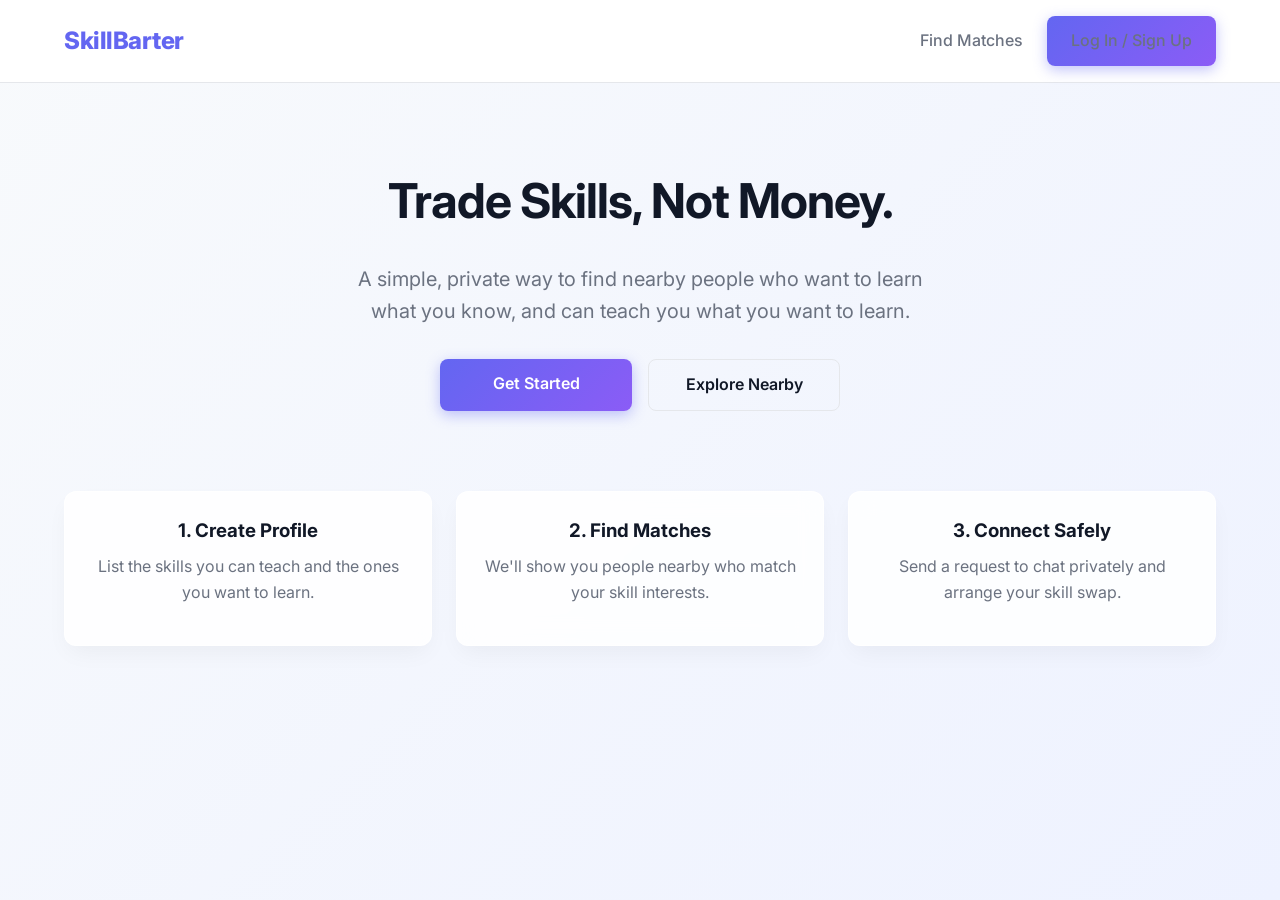
<file: index.html>
<!DOCTYPE html>
<html lang="en">
<head>
    <meta charset="UTF-8">
    <meta name="viewport" content="width=device-width, initial-scale=1.0">
    <title>SkillBarter | Local Skill Exchange Platform</title>
    <link href="https://fonts.googleapis.com/css2?family=Inter:wght@400;500;600;700;800&display=swap" rel="stylesheet">
    <link rel="stylesheet" href="css/style.css">
</head>
<body>
    <nav class="navbar">
        <div class="container">
            <a href="index.html" class="logo">SkillBarter</a>
            <div class="nav-links">
                <a href="dashboard.html">Find Matches</a>
                <a href="auth.html" class="btn btn-primary">Log In / Sign Up</a>
            </div>
        </div>
    </nav>

    <header class="hero container">
        <h1>Trade Skills, Not Money.</h1>
        <p>A simple, private way to find nearby people who want to learn what you know, and can teach you what you want to learn.</p>
        <div class="grid grid-cols-2" style="max-width: 400px; margin: 0 auto; gap: 1rem;">
            <a href="auth.html" class="btn btn-primary btn-block">Get Started</a>
            <a href="dashboard.html" class="btn btn-outline btn-block">Explore Nearby</a>
        </div>
    </header>

    <div class="container" style="padding-bottom: 5rem;">
        <div class="grid grid-cols-3">
            <div class="card" style="text-align: center;">
                <h3>1. Create Profile</h3>
                <p>List the skills you can teach and the ones you want to learn.</p>
            </div>
            <div class="card" style="text-align: center;">
                <h3>2. Find Matches</h3>
                <p>We'll show you people nearby who match your skill interests.</p>
            </div>
            <div class="card" style="text-align: center;">
                <h3>3. Connect Safely</h3>
                <p>Send a request to chat privately and arrange your skill swap.</p>
            </div>
        </div>
    </div>

    <script src="js/app.js"></script>
</body>
</html>
</file>
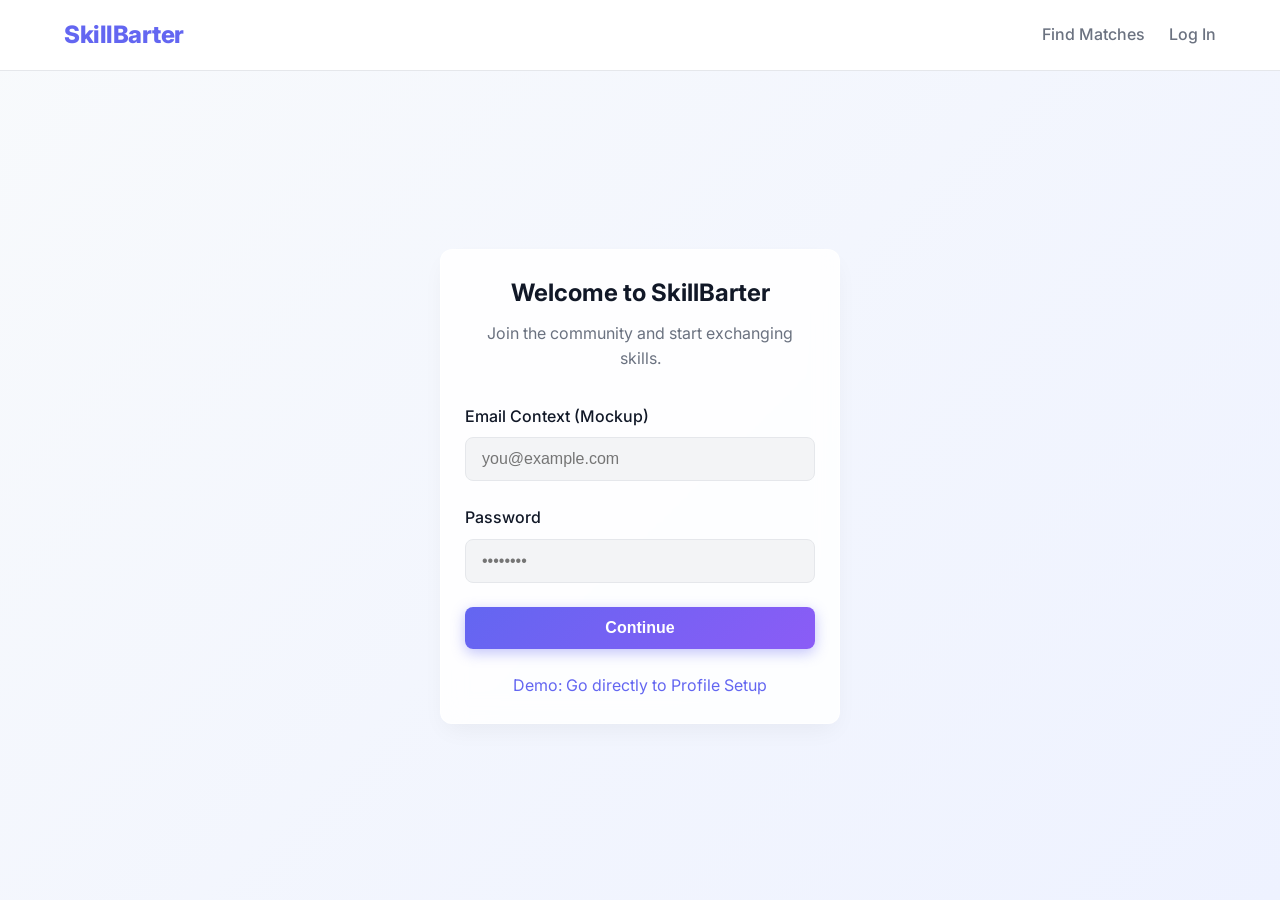
<file: auth.html>
<!DOCTYPE html>
<html lang="en">
<head>
    <meta charset="UTF-8">
    <meta name="viewport" content="width=device-width, initial-scale=1.0">
    <title>Log In / Sign Up | SkillBarter</title>
    <link href="https://fonts.googleapis.com/css2?family=Inter:wght@400;500;600;700;800&display=swap" rel="stylesheet">
    <link rel="stylesheet" href="css/style.css">
</head>
<body>
    <nav class="navbar">
        <div class="container">
            <a href="index.html" class="logo">SkillBarter</a>
            <div class="nav-links">
                <a href="dashboard.html">Find Matches</a>
                <a href="auth.html" class="btn btn-outline" style="border: none; padding: 0;">Log In</a>
            </div>
        </div>
    </nav>

    <div class="container auth-wrapper">
        <div class="card auth-card">
            <div class="auth-header">
                <h2>Welcome to SkillBarter</h2>
                <p>Join the community and start exchanging skills.</p>
            </div>
            
            <form action="profile.html">
                <div class="form-group">
                    <label class="form-label">Email Context (Mockup)</label>
                    <input type="email" class="form-control" placeholder="you@example.com" required>
                </div>
                <div class="form-group">
                    <label class="form-label">Password</label>
                    <input type="password" class="form-control" placeholder="••••••••" required>
                </div>
                <button type="submit" class="btn btn-primary btn-block">Continue</button>
                
                <p style="text-align: center; margin-top: 1.5rem; margin-bottom: 0;">
                    <a href="profile.html">Demo: Go directly to Profile Setup</a>
                </p>
            </form>
        </div>
    </div>

    <script src="js/app.js"></script>
</body>
</html>
</file>
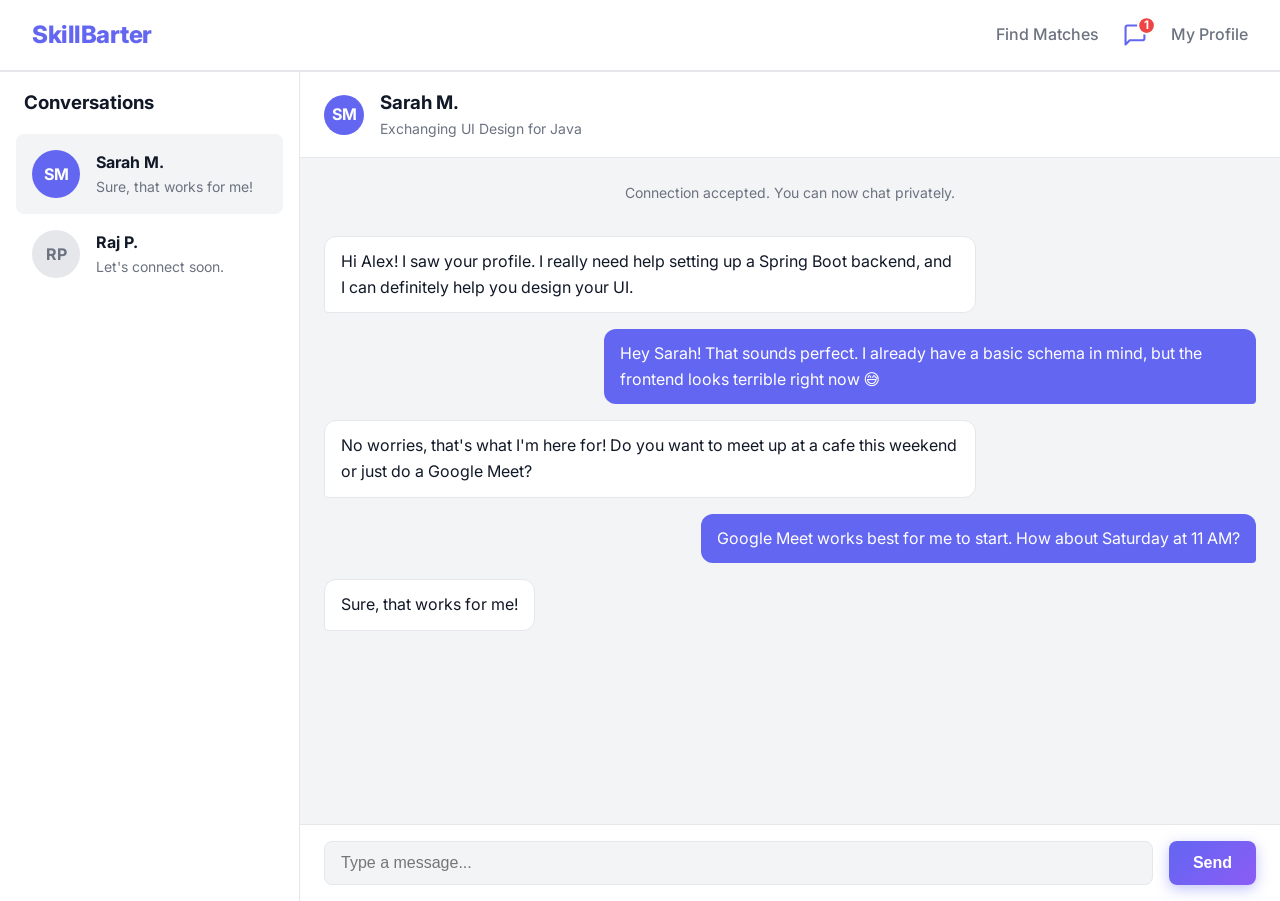
<file: chat.html>
<!DOCTYPE html>
<html lang="en">
<head>
    <meta charset="UTF-8">
    <meta name="viewport" content="width=device-width, initial-scale=1.0">
    <title>Messages | SkillBarter</title>
    <link href="https://fonts.googleapis.com/css2?family=Inter:wght@400;500;600;700;800&display=swap" rel="stylesheet">
    <link rel="stylesheet" href="css/style.css">
    <style>
        body { overflow: hidden; } /* Prevents whole page scroll to keep chat app-like */
    </style>
</head>
<body>
    <nav class="navbar">
        <div class="container" style="max-width: 100%; padding: 0 2rem;">
            <a href="index.html" class="logo">SkillBarter</a>
            <div class="nav-links">
                <a href="dashboard.html">Find Matches</a>
                <a href="chat.html" class="icon-link active" aria-label="Messages">
                    <svg viewBox="0 0 24 24" width="24" height="24" stroke="currentColor" stroke-width="2" fill="none" stroke-linecap="round" stroke-linejoin="round">
                        <path d="M21 15a2 2 0 0 1-2 2H7l-4 4V5a2 2 0 0 1 2-2h14a2 2 0 0 1 2 2z"></path>
                    </svg>
                    <span class="badge">1</span>
                </a>
                <a href="profile.html">My Profile</a>
            </div>
        </div>
    </nav>

    <div class="chat-layout">
        <aside class="chat-sidebar">
            <h3 style="margin-bottom: 1rem; padding-left: 0.5rem;">Conversations</h3>
            
            <div class="chat-user active">
                <div class="avatar" style="background-color: var(--primary); color: white;">SM</div>
                <div>
                    <h4 style="margin: 0; font-size: 1rem;">Sarah M.</h4>
                    <p style="margin: 0; font-size: 0.875rem; color: var(--text-muted);">Sure, that works for me!</p>
                </div>
            </div>

            <div class="chat-user">
                <div class="avatar">RP</div>
                <div>
                    <h4 style="margin: 0; font-size: 1rem;">Raj P.</h4>
                    <p style="margin: 0; font-size: 0.875rem; color: var(--text-muted);">Let's connect soon.</p>
                </div>
            </div>
        </aside>

        <main class="chat-main">
            <header class="chat-header">
                <div class="avatar" style="width: 40px; height: 40px; background-color: var(--primary); color: white;">SM</div>
                <div>
                    <h3 style="margin: 0;">Sarah M.</h3>
                    <p style="margin: 0; font-size: 0.875rem;">Exchanging UI Design for Java</p>
                </div>
            </header>

            <div class="chat-messages">
                <div style="text-align: center; color: var(--text-muted); font-size: 0.875rem; margin-bottom: 1rem;">
                    Connection accepted. You can now chat privately.
                </div>

                <div class="message received">
                    Hi Alex! I saw your profile. I really need help setting up a Spring Boot backend, and I can definitely help you design your UI.
                </div>

                <div class="message sent">
                    Hey Sarah! That sounds perfect. I already have a basic schema in mind, but the frontend looks terrible right now 😅
                </div>

                <div class="message received">
                    No worries, that's what I'm here for! Do you want to meet up at a cafe this weekend or just do a Google Meet?
                </div>

                <div class="message sent">
                    Google Meet works best for me to start. How about Saturday at 11 AM?
                </div>

                <div class="message received">
                    Sure, that works for me!
                </div>
            </div>

            <div class="chat-input-area">
                <input type="text" class="form-control" placeholder="Type a message...">
                <button class="btn btn-primary">Send</button>
            </div>
        </main>
    </div>

    <script src="js/app.js"></script>
</body>
</html>
</file>
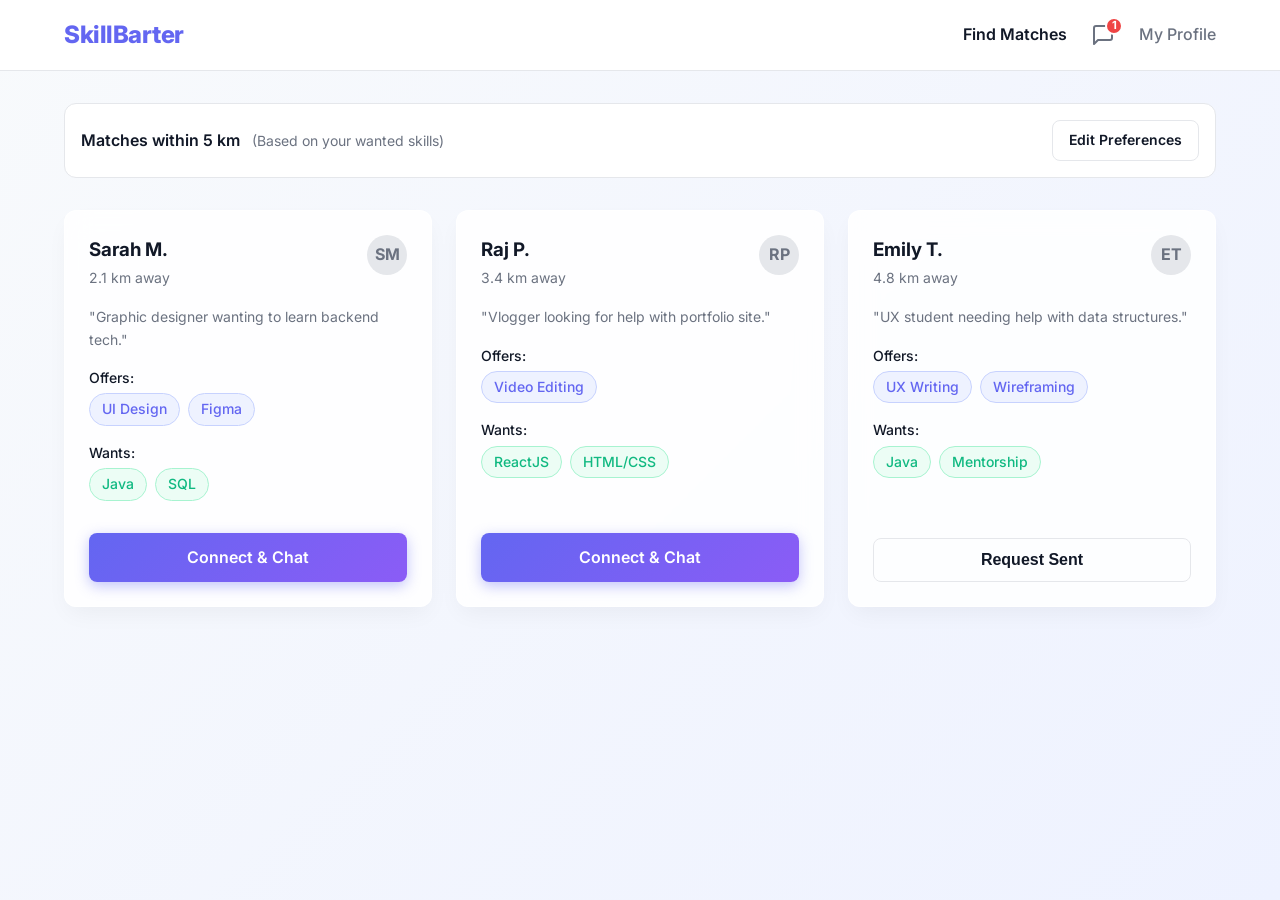
<file: dashboard.html>
<!DOCTYPE html>
<html lang="en">
<head>
    <meta charset="UTF-8">
    <meta name="viewport" content="width=device-width, initial-scale=1.0">
    <title>Dashboard | SkillBarter</title>
    <link href="https://fonts.googleapis.com/css2?family=Inter:wght@400;500;600;700;800&display=swap" rel="stylesheet">
    <link rel="stylesheet" href="css/style.css">
    <style>
        .filter-bar {
            display: flex;
            justify-content: space-between;
            align-items: center;
            margin: 2rem 0;
            padding: 1rem;
            background: var(--bg-card);
            border: 1px solid var(--border);
            border-radius: var(--radius);
        }
        .user-card {
            display: flex;
            flex-direction: column;
            justify-content: space-between;
        }
        .user-card-header {
            display: flex;
            justify-content: space-between;
            align-items: flex-start;
            margin-bottom: 1rem;
        }
    </style>
</head>
<body>
    <nav class="navbar">
        <div class="container">
            <a href="index.html" class="logo">SkillBarter</a>
            <div class="nav-links">
                <a href="dashboard.html" style="font-weight: 600; color: var(--text-main);">Find Matches</a>
                <a href="chat.html" class="icon-link" aria-label="Messages">
                    <svg viewBox="0 0 24 24" width="24" height="24" stroke="currentColor" stroke-width="2" fill="none" stroke-linecap="round" stroke-linejoin="round">
                        <path d="M21 15a2 2 0 0 1-2 2H7l-4 4V5a2 2 0 0 1 2-2h14a2 2 0 0 1 2 2z"></path>
                    </svg>
                    <span class="badge">1</span>
                </a>
                <a href="profile.html">My Profile</a>
            </div>
        </div>
    </nav>

    <div class="container">
        
        <div class="filter-bar">
            <div>
                <span style="font-weight: 600; color: var(--text-main);">Matches within 5 km</span>
                <span style="color: var(--text-muted); margin-left: 0.5rem; font-size: 0.875rem;">(Based on your wanted skills)</span>
            </div>
            <div>
                <a href="profile.html" class="btn btn-outline" style="padding: 0.5rem 1rem; font-size: 0.875rem;">Edit Preferences</a>
            </div>
        </div>

        <div class="grid grid-cols-3" style="margin-bottom: 4rem;">
            
            <!-- Match 1 -->
            <div class="card user-card">
                <div>
                    <div class="user-card-header">
                        <div>
                            <h3 style="margin-bottom: 0;">Sarah M.</h3>
                            <span style="font-size: 0.875rem; color: var(--text-muted);">2.1 km away</span>
                        </div>
                        <div class="avatar" style="width: 40px; height: 40px;">SM</div>
                    </div>
                    
                    <p style="font-size: 0.875rem;">"Graphic designer wanting to learn backend tech."</p>

                    <div>
                        <div style="font-size: 0.875rem; font-weight: 500; margin-bottom: 0.25rem;">Offers:</div>
                        <div class="tags">
                            <span class="tag offer">UI Design</span>
                            <span class="tag offer">Figma</span>
                        </div>
                    </div>
                    <div>
                        <div style="font-size: 0.875rem; font-weight: 500; margin-bottom: 0.25rem;">Wants:</div>
                        <div class="tags">
                            <span class="tag want">Java</span>
                            <span class="tag want">SQL</span>
                        </div>
                    </div>
                </div>
                
                <a href="chat.html" class="btn btn-primary btn-block" style="margin-top: 1rem;">Connect & Chat</a>
            </div>

            <!-- Match 2 -->
            <div class="card user-card">
                <div>
                    <div class="user-card-header">
                        <div>
                            <h3 style="margin-bottom: 0;">Raj P.</h3>
                            <span style="font-size: 0.875rem; color: var(--text-muted);">3.4 km away</span>
                        </div>
                        <div class="avatar" style="width: 40px; height: 40px;">RP</div>
                    </div>
                    
                    <p style="font-size: 0.875rem;">"Vlogger looking for help with portfolio site."</p>

                    <div>
                        <div style="font-size: 0.875rem; font-weight: 500; margin-bottom: 0.25rem;">Offers:</div>
                        <div class="tags">
                            <span class="tag offer">Video Editing</span>
                        </div>
                    </div>
                    <div>
                        <div style="font-size: 0.875rem; font-weight: 500; margin-bottom: 0.25rem;">Wants:</div>
                        <div class="tags">
                            <span class="tag want">ReactJS</span>
                            <span class="tag want">HTML/CSS</span>
                        </div>
                    </div>
                </div>
                
                <a href="chat.html" class="btn btn-primary btn-block" style="margin-top: 1rem;">Connect & Chat</a>
            </div>

            <!-- Match 3 -->
            <div class="card user-card">
                <div>
                    <div class="user-card-header">
                        <div>
                            <h3 style="margin-bottom: 0;">Emily T.</h3>
                            <span style="font-size: 0.875rem; color: var(--text-muted);">4.8 km away</span>
                        </div>
                        <div class="avatar" style="width: 40px; height: 40px;">ET</div>
                    </div>
                    
                    <p style="font-size: 0.875rem;">"UX student needing help with data structures."</p>

                    <div>
                        <div style="font-size: 0.875rem; font-weight: 500; margin-bottom: 0.25rem;">Offers:</div>
                        <div class="tags">
                            <span class="tag offer">UX Writing</span>
                            <span class="tag offer">Wireframing</span>
                        </div>
                    </div>
                    <div>
                        <div style="font-size: 0.875rem; font-weight: 500; margin-bottom: 0.25rem;">Wants:</div>
                        <div class="tags">
                            <span class="tag want">Java</span>
                            <span class="tag want">Mentorship</span>
                        </div>
                    </div>
                </div>
                
                <button class="btn btn-outline btn-block" style="margin-top: 1rem;">Request Sent</button>
            </div>

        </div>
    </div>

    <script src="js/app.js"></script>
</body>
</html>
</file>
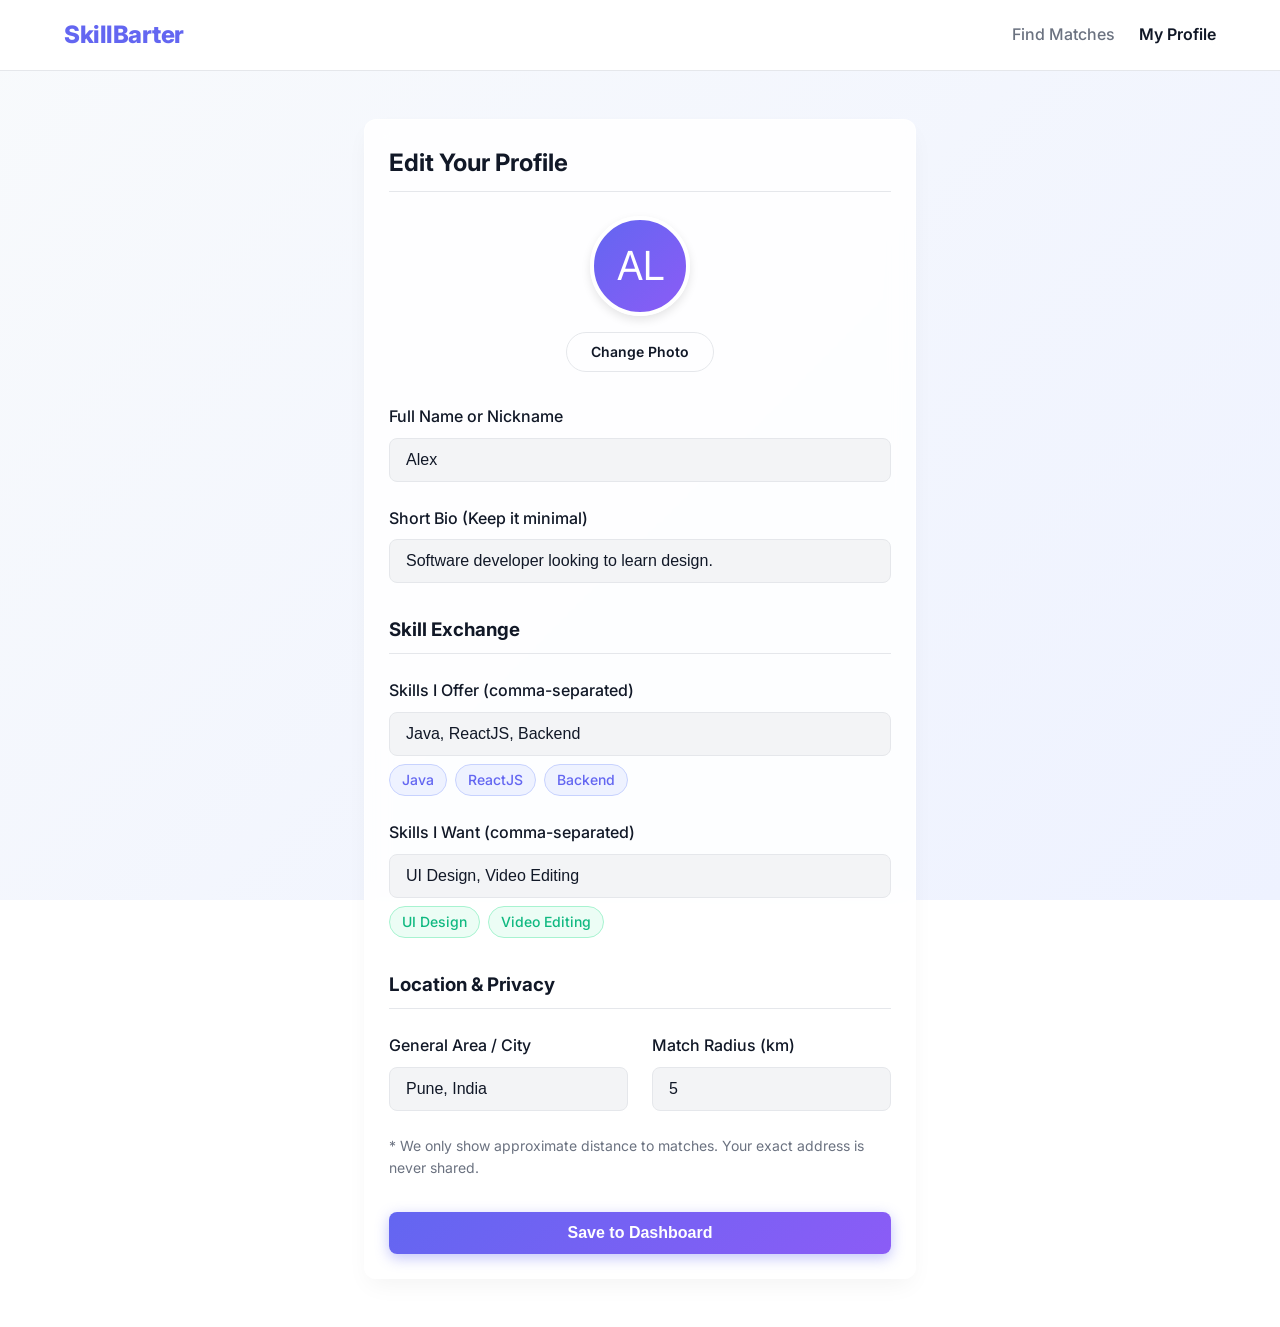
<file: profile.html>
<!DOCTYPE html>
<html lang="en">
<head>
    <meta charset="UTF-8">
    <meta name="viewport" content="width=device-width, initial-scale=1.0">
    <title>Set Up Profile | SkillBarter</title>
    <link href="https://fonts.googleapis.com/css2?family=Inter:wght@400;500;600;700;800&display=swap" rel="stylesheet">
    <link rel="stylesheet" href="css/style.css">
    <style>
        .profile-container { max-width: 600px; margin: 3rem auto; }
        .section-title { margin-bottom: 1.5rem; border-bottom: 1px solid var(--border); padding-bottom: 0.5rem; }
    </style>
</head>
<body>
    <nav class="navbar">
        <div class="container">
            <a href="index.html" class="logo">SkillBarter</a>
            <div class="nav-links">
                <a href="dashboard.html">Find Matches</a>
                <a href="profile.html" style="font-weight: 600; color: var(--text-main);">My Profile</a>
            </div>
        </div>
    </nav>

    <div class="container profile-container">
        <div class="card">
            <h2 class="section-title">Edit Your Profile</h2>
            <form action="dashboard.html">
                
                <div class="form-group" style="display: flex; flex-direction: column; align-items: center; gap: 1rem; margin-bottom: 2rem;">
                    <div class="profile-photo-preview" style="width: 100px; height: 100px; border-radius: 50%; background: linear-gradient(135deg, var(--primary), #8B5CF6); border: 4px solid white; box-shadow: 0 4px 10px rgba(0, 0, 0, 0.1); overflow: hidden; display: flex; align-items: center; justify-content: center; font-size: 2.5rem; color: white;">
                        AL
                    </div>
                    <div style="text-align: center;">
                        <label for="profilePhoto" class="btn btn-outline" style="padding: 0.5rem 1.5rem; font-size: 0.875rem; border-radius: 99px;">Change Photo</label>
                        <input type="file" id="profilePhoto" class="form-control" accept="image/*" style="display: none;">
                    </div>
                </div>

                <div class="form-group">
                    <label class="form-label">Full Name or Nickname</label>
                    <input type="text" class="form-control" placeholder="E.g. Alex" value="Alex" required>
                </div>

                <div class="form-group">
                    <label class="form-label">Short Bio (Keep it minimal)</label>
                    <input type="text" class="form-control" placeholder="I love building things." value="Software developer looking to learn design.">
                </div>

                <h3 class="section-title" style="margin-top: 2rem;">Skill Exchange</h3>

                <div class="form-group">
                    <label class="form-label">Skills I Offer (comma-separated)</label>
                    <input type="text" class="form-control" placeholder="Java, Spring Boot, SQL" value="Java, ReactJS, Backend">
                    <div class="tags" style="margin-top: 0.5rem;">
                        <span class="tag offer">Java</span>
                        <span class="tag offer">ReactJS</span>
                        <span class="tag offer">Backend</span>
                    </div>
                </div>

                <div class="form-group">
                    <label class="form-label">Skills I Want (comma-separated)</label>
                    <input type="text" class="form-control" placeholder="UI/UX, Video Editing, Spanish" value="UI Design, Video Editing">
                    <div class="tags" style="margin-top: 0.5rem;">
                        <span class="tag want">UI Design</span>
                        <span class="tag want">Video Editing</span>
                    </div>
                </div>

                <h3 class="section-title" style="margin-top: 2rem;">Location & Privacy</h3>

                <div class="grid grid-cols-2">
                    <div class="form-group">
                        <label class="form-label">General Area / City</label>
                        <input type="text" class="form-control" placeholder="E.g. Pune" value="Pune, India">
                    </div>
                    <div class="form-group">
                        <label class="form-label">Match Radius (km)</label>
                        <input type="number" class="form-control" placeholder="5" value="5">
                    </div>
                </div>
                
                <p style="font-size: 0.875rem; color: var(--text-muted); margin-bottom: 2rem;">
                    * We only show approximate distance to matches. Your exact address is never shared.
                </p>

                <button type="submit" class="btn btn-primary btn-block">Save to Dashboard</button>
            </form>
        </div>
    </div>

    <script src="js/app.js"></script>
</body>
</html>
</file>
<file: css/style.css>
:root {
  --primary: #6366F1;
  --primary-hover: #4F46E5;
  --secondary: #10B981;
  --bg-main: #F3F4F6;
  --bg-card: #FFFFFF;
  --text-main: #111827;
  --text-muted: #6B7280;
  --border: #E5E7EB;
  --radius: 12px;
  --radius-sm: 8px;
  --shadow: 0 10px 25px -5px rgba(0, 0, 0, 0.05), 0 8px 10px -6px rgba(0, 0, 0, 0.01);
  --shadow-hover: 0 20px 25px -5px rgba(0, 0, 0, 0.1), 0 10px 10px -5px rgba(0, 0, 0, 0.04);
  font-family: 'Inter', system-ui, -apple-system, sans-serif;
}

* {
  box-sizing: border-box;
  margin: 0;
  padding: 0;
}

body {
  background: linear-gradient(135deg, #F8FAFC, #EEF2FF);
  background-attachment: fixed;
  color: var(--text-main);
  line-height: 1.6;
  font-family: 'Inter', system-ui, -apple-system, sans-serif;
  -webkit-font-smoothing: antialiased;
}

a {
  text-decoration: none;
  color: var(--primary);
  transition: color 0.2s ease;
}

a:hover {
  color: var(--primary-hover);
}

ul {
  list-style: none;
}

/* Typography */
h1, h2, h3, h4 {
  color: var(--text-main);
  font-weight: 700;
  margin-bottom: 0.5rem;
}

p {
  color: var(--text-muted);
  margin-bottom: 1rem;
}

/* Layout */
.container {
  max-width: 1200px;
  margin: 0 auto;
  padding: 0 1.5rem;
}

.navbar {
  background-color: var(--bg-card);
  border-bottom: 1px solid var(--border);
  padding: 1rem 0;
  position: sticky;
  top: 0;
  z-index: 100;
}

.navbar .container {
  display: flex;
  justify-content: space-between;
  align-items: center;
}

.logo {
  font-size: 1.5rem;
  font-weight: 800;
  color: var(--primary);
  letter-spacing: -0.5px;
}

.nav-links {
  display: flex;
  gap: 1.5rem;
  align-items: center;
}

.nav-links a {
  color: var(--text-muted);
  font-weight: 500;
}

.nav-links a:hover {
  color: var(--text-main);
}

/* Buttons */
.btn {
  display: inline-block;
  padding: 0.75rem 1.5rem;
  border-radius: var(--radius-sm);
  font-weight: 600;
  text-align: center;
  cursor: pointer;
  transition: all 0.2s ease;
  border: none;
  font-size: 1rem;
}

.btn-primary {
  background: linear-gradient(135deg, var(--primary), #8B5CF6);
  color: white;
  box-shadow: 0 4px 14px 0 rgba(99, 102, 241, 0.39);
}

.btn-primary:hover {
  background: linear-gradient(135deg, #4F46E5, #7C3AED);
  color: white;
  transform: translateY(-2px);
  box-shadow: 0 6px 20px rgba(99, 102, 241, 0.5);
}

.btn-outline {
  background-color: transparent;
  color: var(--text-main);
  border: 1px solid var(--border);
}

.btn-outline:hover {
  background-color: var(--bg-main);
}

.btn-block {
  width: 100%;
}

/* Cards */
.card {
  background-color: rgba(255, 255, 255, 0.85);
  backdrop-filter: blur(12px);
  border-radius: var(--radius);
  border: 1px solid rgba(255, 255, 255, 0.7);
  padding: 1.5rem;
  box-shadow: var(--shadow);
  transition: box-shadow 0.3s ease, transform 0.3s ease;
}

.card:hover {
  box-shadow: var(--shadow-hover);
  transform: translateY(-4px);
}

/* Forms */
.form-group {
  margin-bottom: 1.5rem;
}

.form-label {
  display: block;
  font-weight: 500;
  margin-bottom: 0.5rem;
  color: var(--text-main);
}

.form-control {
  width: 100%;
  padding: 0.75rem 1rem;
  border: 1px solid var(--border);
  border-radius: var(--radius-sm);
  font-size: 1rem;
  transition: border-color 0.2s, box-shadow 0.2s;
  background-color: var(--bg-main);
  color: var(--text-main);
}

.form-control:focus {
  outline: none;
  border-color: var(--primary);
  box-shadow: 0 0 0 3px rgba(79, 70, 229, 0.1);
  background-color: var(--bg-card);
}

/* Badges / Tags */
.tags {
  display: flex;
  flex-wrap: wrap;
  gap: 0.5rem;
  margin-bottom: 1rem;
}

.tag {
  background-color: var(--bg-main);
  color: var(--text-main);
  padding: 0.25rem 0.75rem;
  border-radius: 999px;
  font-size: 0.875rem;
  font-weight: 500;
  border: 1px solid var(--border);
}

.tag.offer {
  background-color: #EEF2FF;
  color: var(--primary);
  border-color: #C7D2FE;
}

.tag.want {
  background-color: #ECFDF5;
  color: var(--secondary);
  border-color: #A7F3D0;
}

/* Utility layout */
.grid {
  display: grid;
  gap: 1.5rem;
}

.grid-cols-2 {
  grid-template-columns: repeat(2, 1fr);
}

.grid-cols-3 {
  grid-template-columns: repeat(3, 1fr);
}

@media (max-width: 768px) {
  .grid-cols-2, .grid-cols-3 {
    grid-template-columns: 1fr;
  }
}

/* Hero Section */
.hero {
  padding: 5rem 0;
  text-align: center;
}

.hero h1 {
  font-size: 3rem;
  color: var(--text-main);
  max-width: 800px;
  margin: 0 auto 1.5rem;
  letter-spacing: -1px;
}

.hero p {
  font-size: 1.25rem;
  max-width: 600px;
  margin: 0 auto 2rem;
}

/* Auth Pages */
.auth-wrapper {
  min-height: calc(100vh - 70px);
  display: flex;
  align-items: center;
  justify-content: center;
  padding: 2rem 1rem;
}

.auth-card {
  max-width: 400px;
  width: 100%;
}

.auth-header {
  text-align: center;
  margin-bottom: 2rem;
}

/* Chat Layout */
.chat-layout {
  display: grid;
  grid-template-columns: 300px 1fr;
  height: calc(100vh - 70px); /* Minus navbar */
  background: var(--bg-card);
  border-top: 1px solid var(--border);
}

.chat-sidebar {
  border-right: 1px solid var(--border);
  overflow-y: auto;
  padding: 1rem;
}

.chat-user {
  display: flex;
  align-items: center;
  gap: 1rem;
  padding: 1rem;
  border-radius: var(--radius-sm);
  cursor: pointer;
  transition: background 0.2s;
}

.chat-user:hover, .chat-user.active {
  background: var(--bg-main);
}

.avatar {
  width: 48px;
  height: 48px;
  border-radius: 50%;
  background: #E5E7EB;
  display: flex;
  align-items: center;
  justify-content: center;
  font-weight: bold;
  color: var(--text-muted);
}

.chat-main {
  display: flex;
  flex-direction: column;
}

.chat-header {
  padding: 1rem 1.5rem;
  border-bottom: 1px solid var(--border);
  display: flex;
  align-items: center;
  gap: 1rem;
}

.chat-messages {
  flex: 1;
  padding: 1.5rem;
  overflow-y: auto;
  background: var(--bg-main);
  display: flex;
  flex-direction: column;
  gap: 1rem;
}

.message {
  max-width: 70%;
  padding: 0.75rem 1rem;
  border-radius: var(--radius);
}

.message.received {
  background: var(--bg-card);
  align-self: flex-start;
  border: 1px solid var(--border);
  border-bottom-left-radius: 4px;
}

.message.sent {
  background: var(--primary);
  color: white;
  align-self: flex-end;
  border-bottom-right-radius: 4px;
}

.chat-input-area {
  padding: 1rem 1.5rem;
  border-top: 1px solid var(--border);
  background: var(--bg-card);
  display: flex;
  gap: 1rem;
}

.chat-input-area input {
  flex: 1;
}

@media (max-width: 768px) {
  .chat-layout {
    grid-template-columns: 1fr;
    position: relative;
  }
  .chat-sidebar {
    display: none; /* simple toggle later */
  }
}

/* Icon Link & Badge */
.icon-link {
  position: relative;
  display: inline-flex;
  align-items: center;
  justify-content: center;
  color: var(--text-muted);
  transition: color 0.2s ease, transform 0.2s ease;
}

.icon-link:hover, .icon-link.active {
  color: var(--primary);
  transform: scale(1.05);
}

.badge {
  position: absolute;
  top: -6px;
  right: -8px;
  background: #EF4444;
  color: white;
  font-size: 0.7rem;
  font-weight: 700;
  width: 18px;
  height: 18px;
  border-radius: 50%;
  display: flex;
  align-items: center;
  justify-content: center;
  border: 2px solid white;
}
</file>
